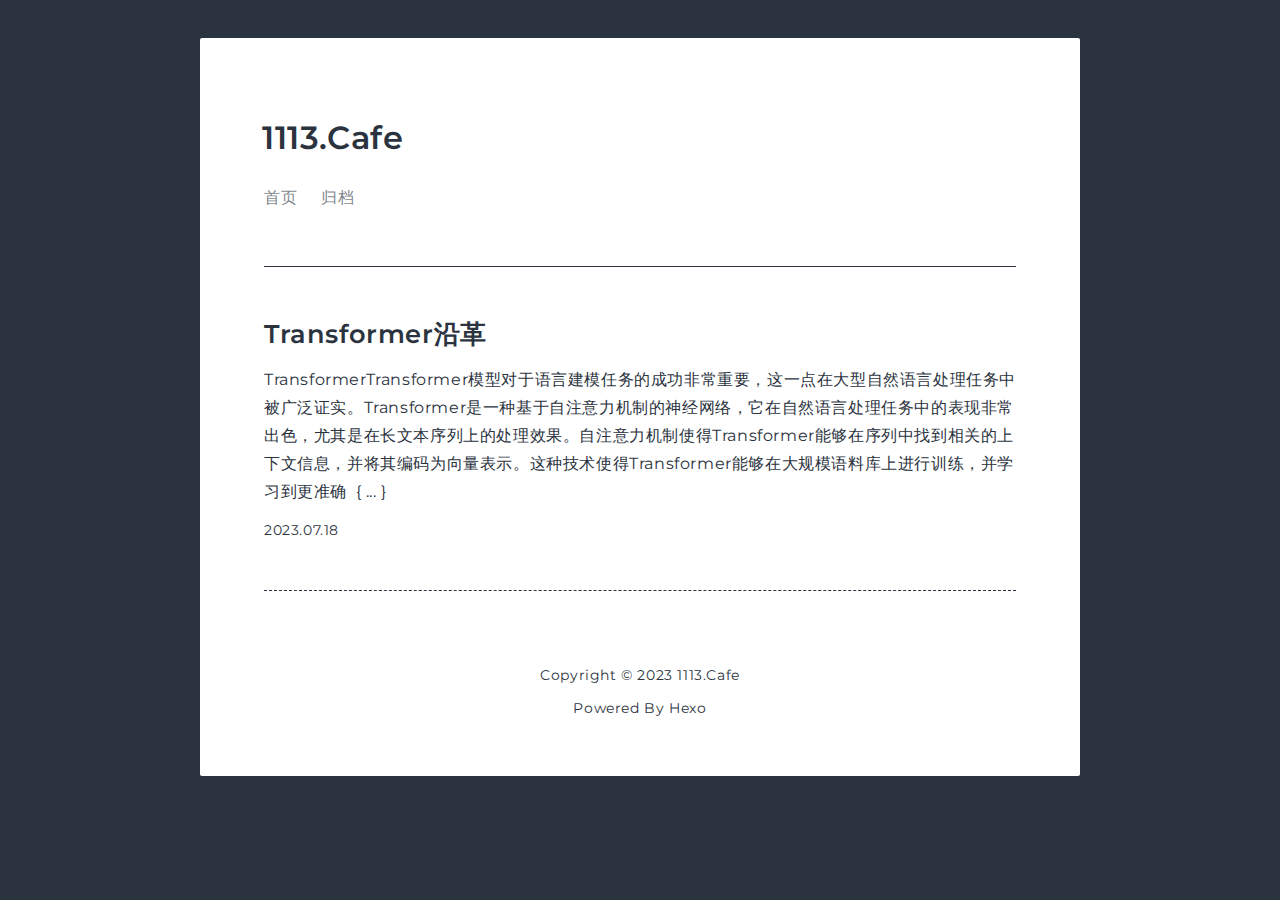
<file: index.html>
<!DOCTYPE html>
<html>
    <head>
    <meta charset="utf-8">
    <meta content="width=device-width, initial-scale=1.0, maximum-scale=1.0, user-scalable=no, viewport-fit=cover" name="viewport" />
    <link rel="alternate icon" type="image/png" href="/img/favicon.png">
    <title>1113.Cafe | Somewhere Serene</title>
    
<link rel="stylesheet" href="/css/reset.css">

    
<link rel="stylesheet" href="/css/style.css">

    
<link rel="stylesheet" href="/css/markdown.css">

    
<link rel="stylesheet" href="/css/fonts.css">

<meta name="generator" content="Hexo 6.3.0"></head>
    <body>
        <div class="paper">
            <div class="paper-main">
                
                    <div class="header">
    <a class="logo" id="color-logo">1113.Cafe</a>
    <script>
		document.addEventListener("DOMContentLoaded", function () {
		var colorChangeButton = document.getElementById("color-logo");
		var colors = ["#5cb3cc","#126e82","#c04851","#2b1216","#5e616d","#2b333e","#2376b7","#223e36","#753117","#ed4845"];
		var currentColorIndex = 0;
		colorChangeButton.addEventListener("click", function () {
			document.documentElement.style.setProperty('--bg-color', colors[currentColorIndex]);
			currentColorIndex = (currentColorIndex + 1) % colors.length;
		});
		});
	</script>
    <ul class="nav">
        
        <li><a href="/">首页</a></li>
        
        <li><a href="/archives">归档</a></li>
        
    </ul>
</div>
                
                <div class="post-list">
    
    <div class="post">
        <a class="post-title" href="/2023/07/18/Transformer%E6%B2%BF%E9%9D%A9/">Transformer沿革</a>
        <div class="post-except">
            TransformerTransformer模型对于语言建模任务的成功非常重要，这一点在大型自然语言处理任务中被广泛证实。Transformer是一种基于自注意力机制的神经网络，它在自然语言处理任务中的表现非常出色，尤其是在长文本序列上的处理效果。自注意力机制使得Transformer能够在序列中找到相关的上下文信息，并将其编码为向量表示。这种技术使得Transformer能够在大规模语料库上进行训练，并学习到更准确
            <a class="read-more" href="/2023/07/18/Transformer%E6%B2%BF%E9%9D%A9/"> ... </a>
        </div>
        <div class="post-date">2023.07.18</div>
    </div>
    
</div>

                <div class="footer">
    <span>Copyright © 2023 1113.Cafe</span>
    <span>Powered By <a target="_blank" href="https://github.com/hexojs/hexo">Hexo</a></span>
</div>


<link rel="stylesheet" href="/css/a11y-dark.min.css">


<script src="/js/highlight.min.js"></script>


<script src="/js/highlightjs-line-numbers.js"></script>


<script>
    hljs.initHighlightingOnLoad();
    hljs.initLineNumbersOnLoad();
</script>

            </div>
        </div>
    </body>
</html>
</file>
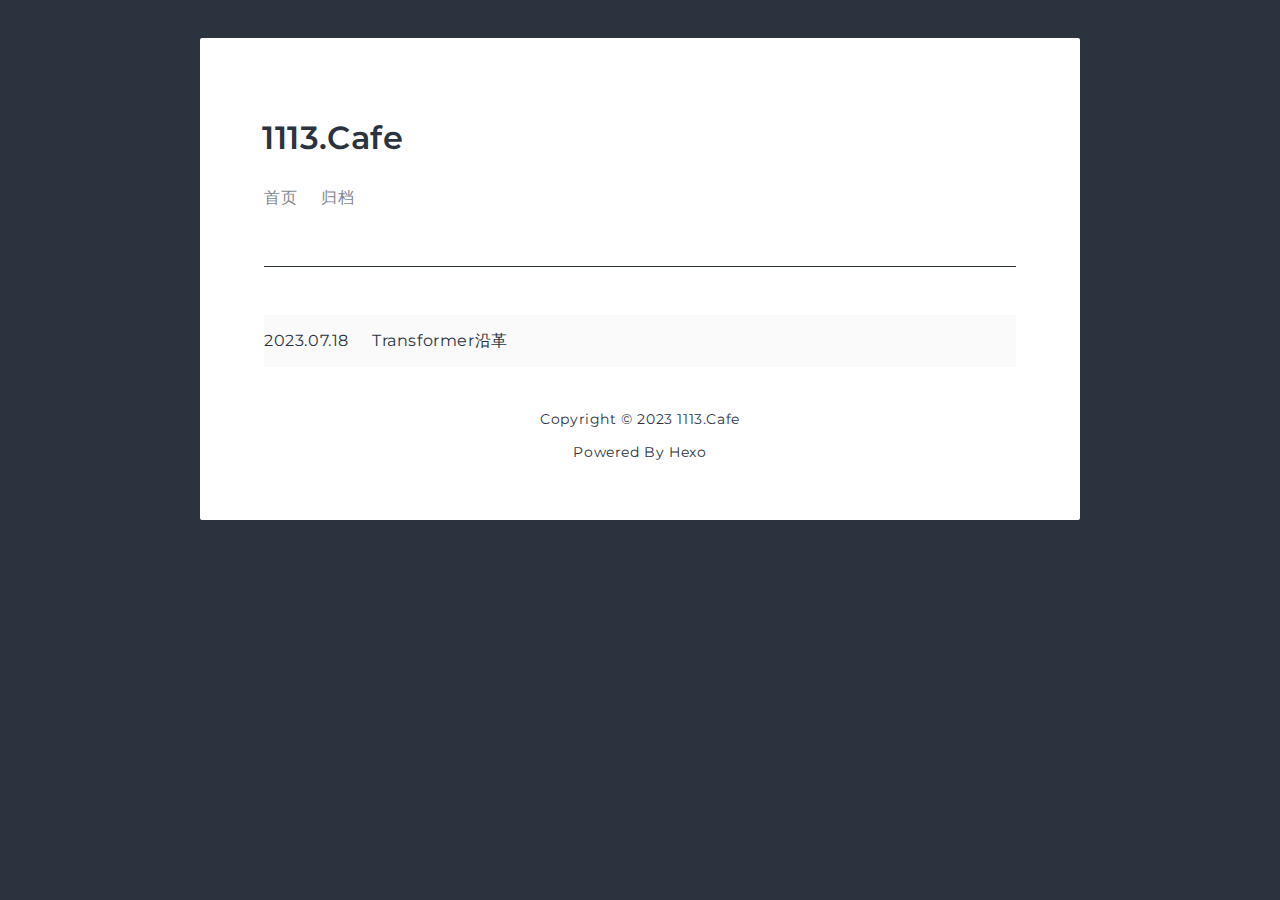
<file: archives/index.html>
<!DOCTYPE html>
<html>
    <head>
    <meta charset="utf-8">
    <meta content="width=device-width, initial-scale=1.0, maximum-scale=1.0, user-scalable=no, viewport-fit=cover" name="viewport" />
    <link rel="alternate icon" type="image/png" href="/img/favicon.png">
    <title>1113.Cafe | Somewhere Serene</title>
    
<link rel="stylesheet" href="/css/reset.css">

    
<link rel="stylesheet" href="/css/style.css">

    
<link rel="stylesheet" href="/css/markdown.css">

    
<link rel="stylesheet" href="/css/fonts.css">

<meta name="generator" content="Hexo 6.3.0"></head>
    <body>
        <div class="paper">
            <div class="paper-main">
                
                    <div class="header">
    <a class="logo" id="color-logo">1113.Cafe</a>
    <script>
		document.addEventListener("DOMContentLoaded", function () {
		var colorChangeButton = document.getElementById("color-logo");
		var colors = ["#5cb3cc","#126e82","#c04851","#2b1216","#5e616d","#2b333e","#2376b7","#223e36","#753117","#ed4845"];
		var currentColorIndex = 0;
		colorChangeButton.addEventListener("click", function () {
			document.documentElement.style.setProperty('--bg-color', colors[currentColorIndex]);
			currentColorIndex = (currentColorIndex + 1) % colors.length;
		});
		});
	</script>
    <ul class="nav">
        
        <li><a href="/">首页</a></li>
        
        <li><a href="/archives">归档</a></li>
        
    </ul>
</div>
                
                <div class="archive-list">
    <ul class="archive">
        
        <li>
            <span class="archive-date">2023.07.18</span>
            <div class="archive-main">
                <a class="archive-title" href="/2023/07/18/Transformer%E6%B2%BF%E9%9D%A9/">Transformer沿革</a>
                <!-- <a class="read-more" href="/2023/07/18/Transformer%E6%B2%BF%E9%9D%A9/"> ... </a> -->
            </div>
        </li>
        
    </ul>
</div>

                <div class="footer">
    <span>Copyright © 2023 1113.Cafe</span>
    <span>Powered By <a target="_blank" href="https://github.com/hexojs/hexo">Hexo</a></span>
</div>


<link rel="stylesheet" href="/css/a11y-dark.min.css">


<script src="/js/highlight.min.js"></script>


<script src="/js/highlightjs-line-numbers.js"></script>


<script>
    hljs.initHighlightingOnLoad();
    hljs.initLineNumbersOnLoad();
</script>

            </div>
        </div>
    </body>
</html>
</file>
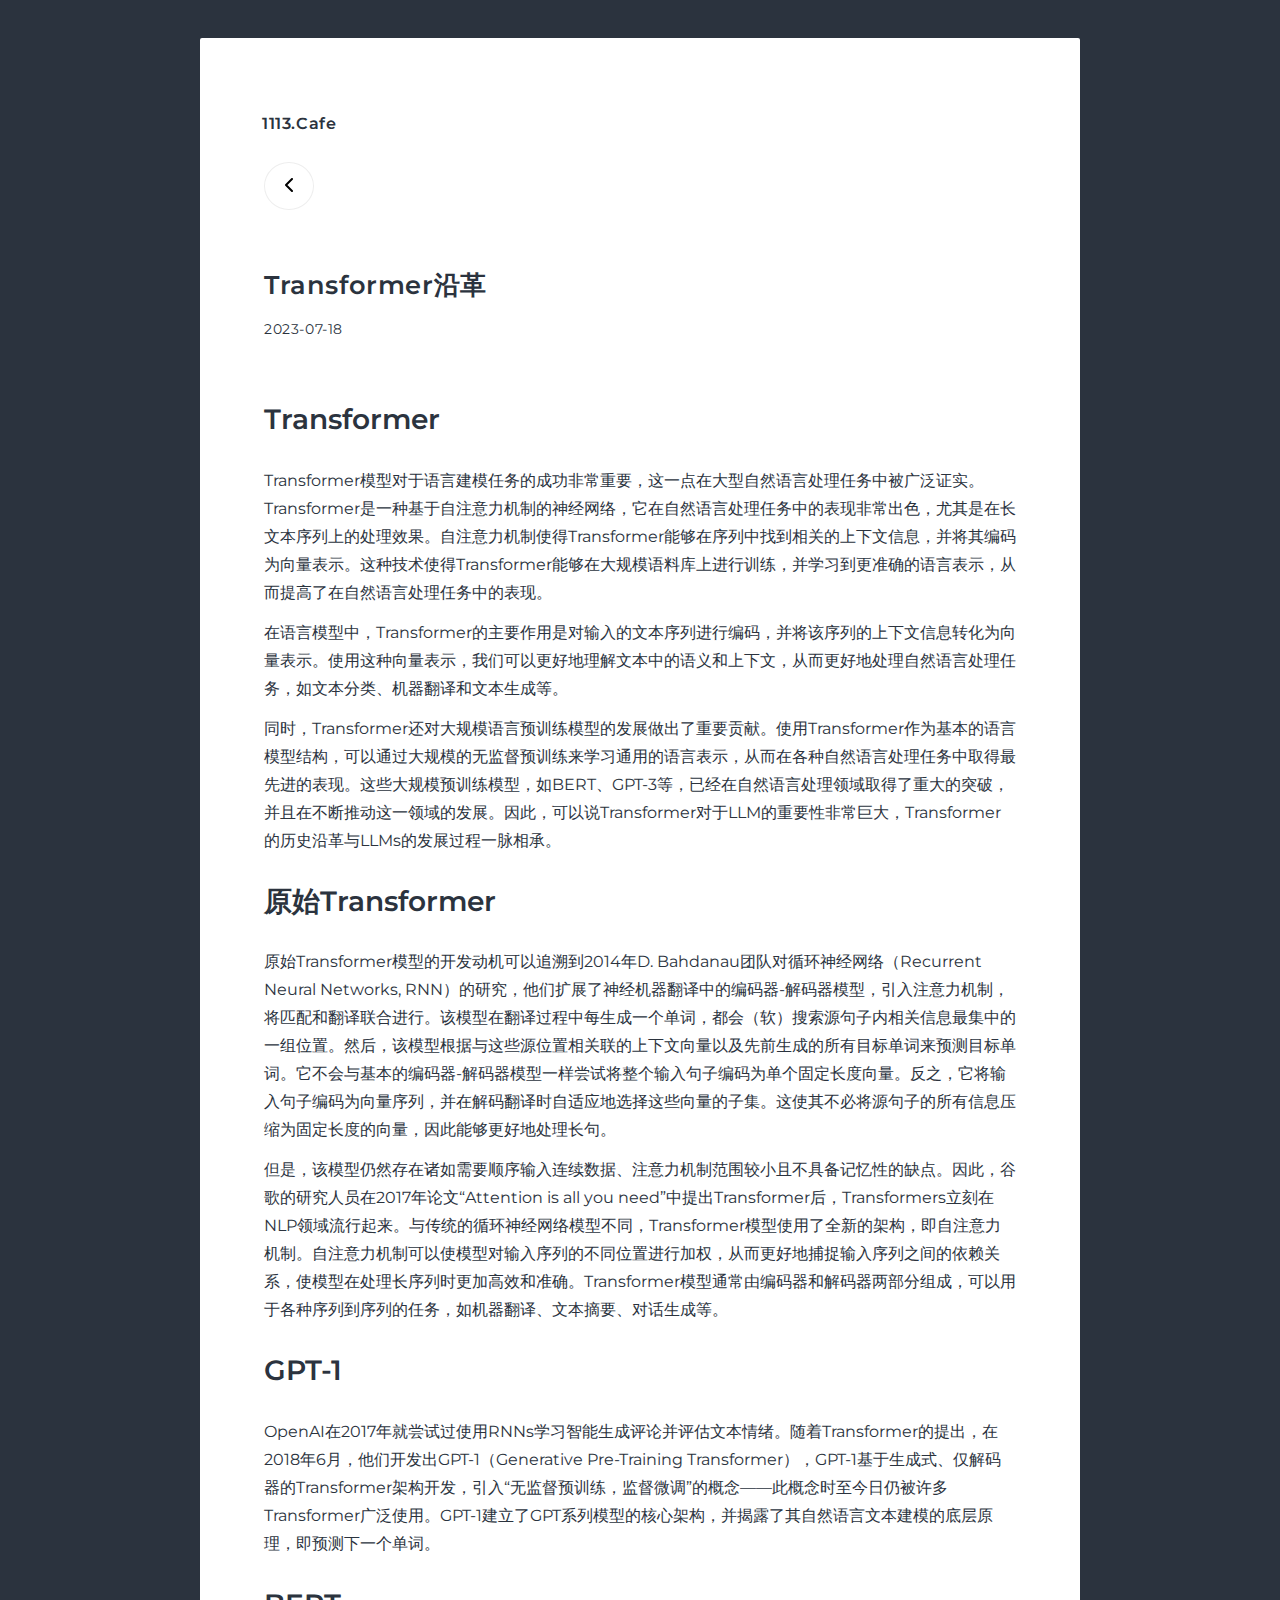
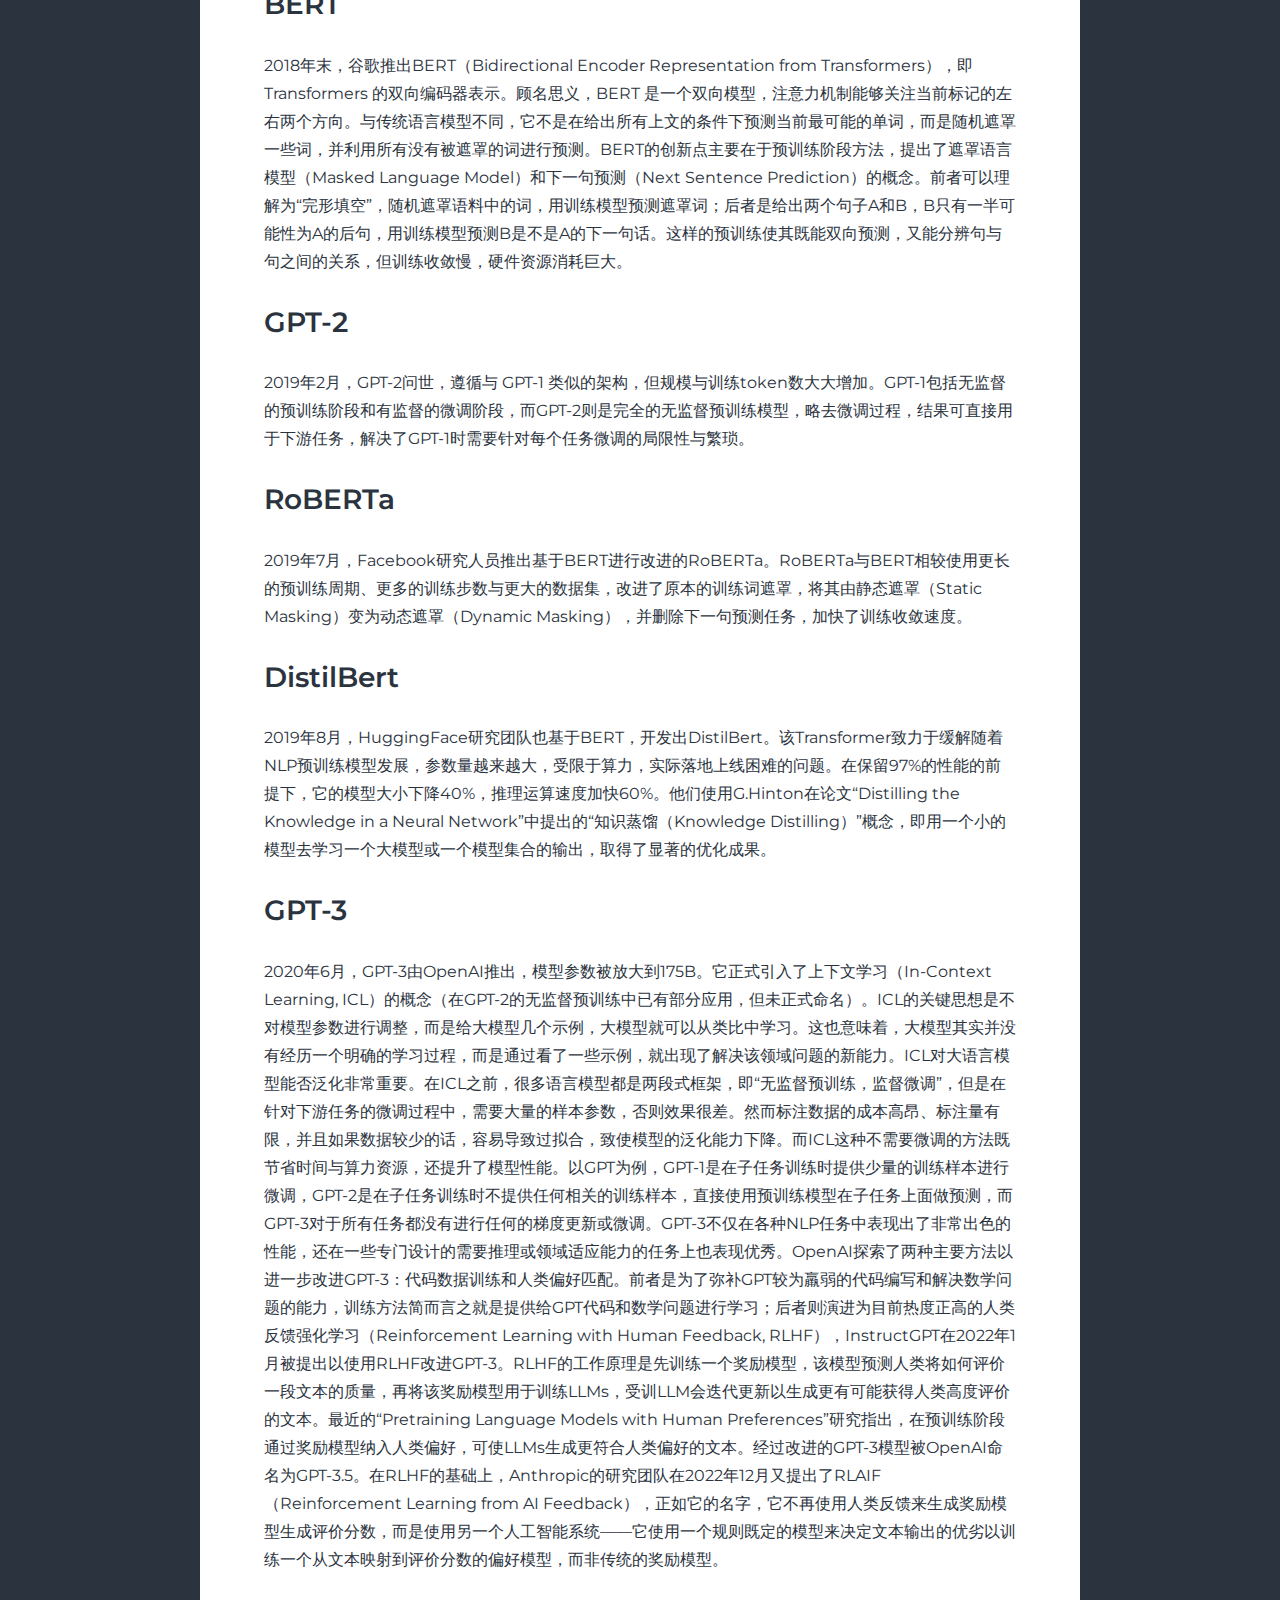
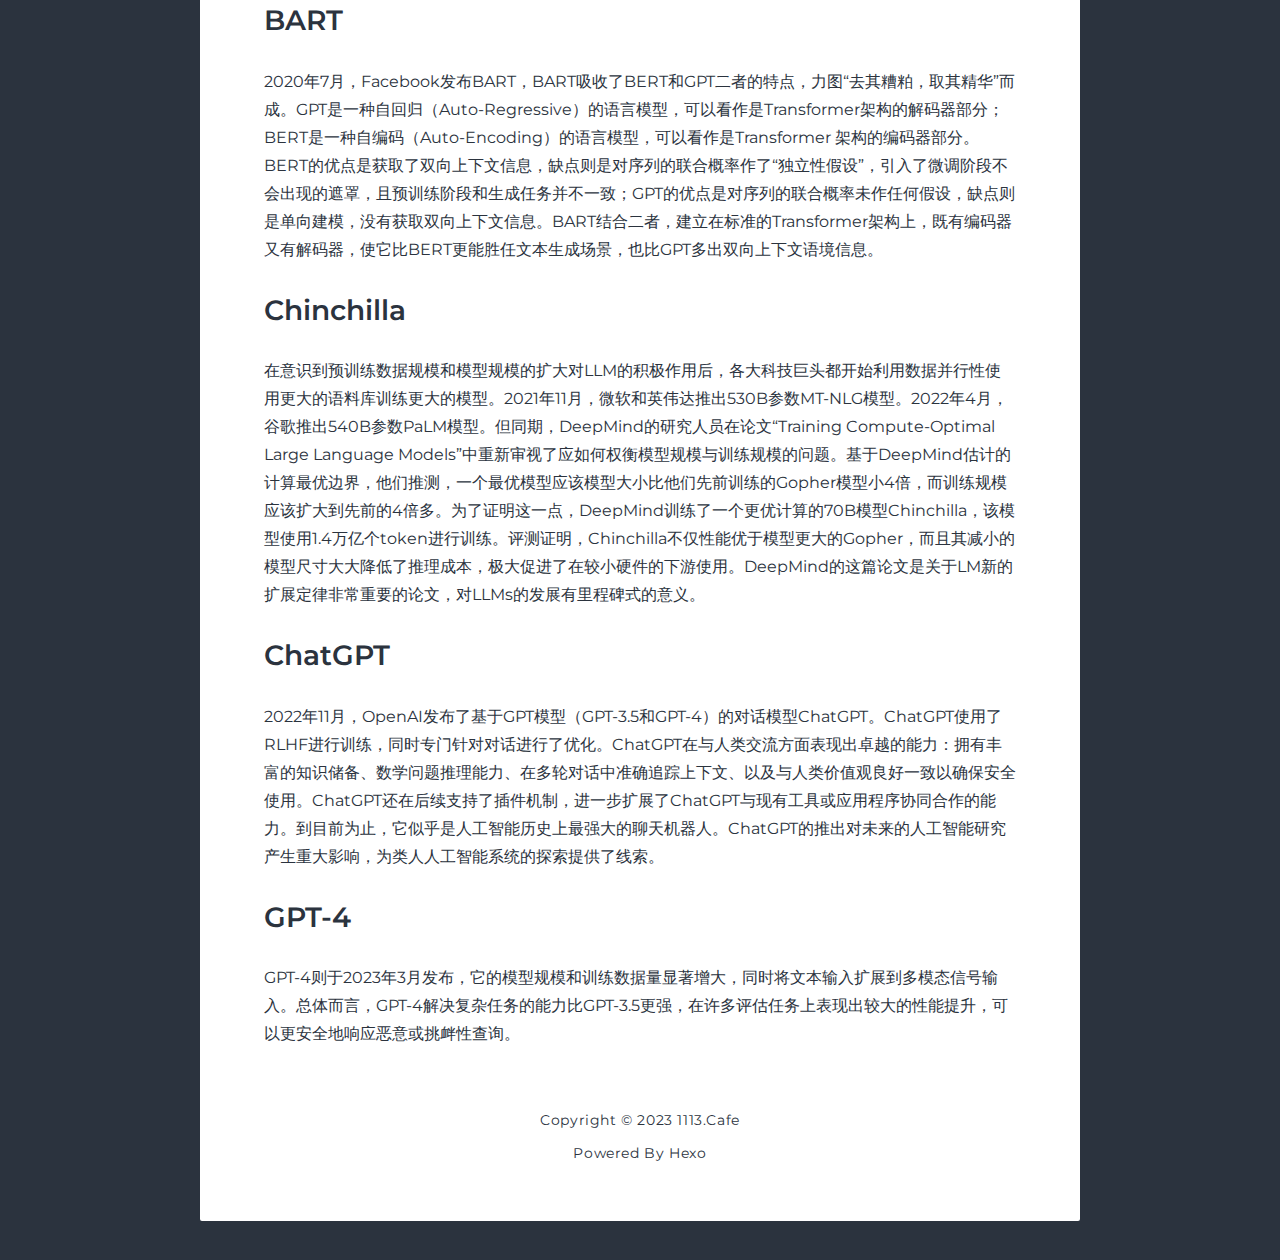
<file: 2023/07/18/Transformer沿革/index.html>
<!DOCTYPE html>
<html>
    <head>
    <meta charset="utf-8">
    <meta content="width=device-width, initial-scale=1.0, maximum-scale=1.0, user-scalable=no, viewport-fit=cover" name="viewport" />
    <link rel="alternate icon" type="image/png" href="/img/favicon.png">
    <title>1113.Cafe | Somewhere Serene</title>
    
<link rel="stylesheet" href="/css/reset.css">

    
<link rel="stylesheet" href="/css/style.css">

    
<link rel="stylesheet" href="/css/markdown.css">

    
<link rel="stylesheet" href="/css/fonts.css">

<meta name="generator" content="Hexo 6.3.0"></head>
    <body>
        <div class="paper">
            <div class="paper-main">
                
                    <div class="post-header">
    <a class="logo" id="color-logo-small">1113.Cafe</a>
    <a class="go-home" href="/">
        <svg width="8" height="14" viewBox="0 0 8 14">
            <path d="M7 1L1 7l6 6" stroke="#000" stroke-width="2" fill="none" fill-rule="evenodd" stroke-linecap="round" stroke-linejoin="round"/>
        </svg>
    </a>
</div>
                
                <div class="post-main">

    
    
        <div class="post-main-title">
            Transformer沿革
        </div>
        <div class="post-meta">
            2023-07-18
        </div>
        <div class="post-md">
            <h3 id="Transformer"><a href="#Transformer" class="headerlink" title="Transformer"></a>Transformer</h3><p>Transformer模型对于语言建模任务的成功非常重要，这一点在大型自然语言处理任务中被广泛证实。Transformer是一种基于自注意力机制的神经网络，它在自然语言处理任务中的表现非常出色，尤其是在长文本序列上的处理效果。自注意力机制使得Transformer能够在序列中找到相关的上下文信息，并将其编码为向量表示。这种技术使得Transformer能够在大规模语料库上进行训练，并学习到更准确的语言表示，从而提高了在自然语言处理任务中的表现。</p>
<p>在语言模型中，Transformer的主要作用是对输入的文本序列进行编码，并将该序列的上下文信息转化为向量表示。使用这种向量表示，我们可以更好地理解文本中的语义和上下文，从而更好地处理自然语言处理任务，如文本分类、机器翻译和文本生成等。</p>
<p>同时，Transformer还对大规模语言预训练模型的发展做出了重要贡献。使用Transformer作为基本的语言模型结构，可以通过大规模的无监督预训练来学习通用的语言表示，从而在各种自然语言处理任务中取得最先进的表现。这些大规模预训练模型，如BERT、GPT-3等，已经在自然语言处理领域取得了重大的突破，并且在不断推动这一领域的发展。因此，可以说Transformer对于LLM的重要性非常巨大，Transformer的历史沿革与LLMs的发展过程一脉相承。</p>
<h3 id="原始Transformer"><a href="#原始Transformer" class="headerlink" title="原始Transformer"></a>原始Transformer</h3><p>原始Transformer模型的开发动机可以追溯到2014年D. Bahdanau团队对循环神经网络（Recurrent Neural Networks, RNN）的研究，他们扩展了神经机器翻译中的编码器-解码器模型，引入注意力机制，将匹配和翻译联合进行。该模型在翻译过程中每生成一个单词，都会（软）搜索源句子内相关信息最集中的一组位置。然后，该模型根据与这些源位置相关联的上下文向量以及先前生成的所有目标单词来预测目标单词。它不会与基本的编码器-解码器模型一样尝试将整个输入句子编码为单个固定长度向量。反之，它将输入句子编码为向量序列，并在解码翻译时自适应地选择这些向量的子集。这使其不必将源句子的所有信息压缩为固定长度的向量，因此能够更好地处理长句。</p>
<p>但是，该模型仍然存在诸如需要顺序输入连续数据、注意力机制范围较小且不具备记忆性的缺点。因此，谷歌的研究人员在2017年论文“Attention is all you need”中提出Transformer后，Transformers立刻在NLP领域流行起来。与传统的循环神经网络模型不同，Transformer模型使用了全新的架构，即自注意力机制。自注意力机制可以使模型对输入序列的不同位置进行加权，从而更好地捕捉输入序列之间的依赖关系，使模型在处理长序列时更加高效和准确。Transformer模型通常由编码器和解码器两部分组成，可以用于各种序列到序列的任务，如机器翻译、文本摘要、对话生成等。</p>
<h3 id="GPT-1"><a href="#GPT-1" class="headerlink" title="GPT-1"></a>GPT-1</h3><p>OpenAI在2017年就尝试过使用RNNs学习智能生成评论并评估文本情绪。随着Transformer的提出，在2018年6月，他们开发出GPT-1（Generative Pre-Training Transformer），GPT-1基于生成式、仅解码器的Transformer架构开发，引入“无监督预训练，监督微调”的概念——此概念时至今日仍被许多Transformer广泛使用。GPT-1建立了GPT系列模型的核心架构，并揭露了其自然语言文本建模的底层原理，即预测下一个单词。</p>
<h3 id="BERT"><a href="#BERT" class="headerlink" title="BERT"></a>BERT</h3><p>2018年末，谷歌推出BERT（Bidirectional Encoder Representation from Transformers），即Transformers 的双向编码器表示。顾名思义，BERT 是一个双向模型，注意力机制能够关注当前标记的左右两个方向。与传统语言模型不同，它不是在给出所有上文的条件下预测当前最可能的单词，而是随机遮罩一些词，并利用所有没有被遮罩的词进行预测。BERT的创新点主要在于预训练阶段方法，提出了遮罩语言模型（Masked Language Model）和下一句预测（Next Sentence Prediction）的概念。前者可以理解为“完形填空”，随机遮罩语料中的词，用训练模型预测遮罩词；后者是给出两个句子A和B，B只有一半可能性为A的后句，用训练模型预测B是不是A的下一句话。这样的预训练使其既能双向预测，又能分辨句与句之间的关系，但训练收敛慢，硬件资源消耗巨大。</p>
<h3 id="GPT-2"><a href="#GPT-2" class="headerlink" title="GPT-2"></a>GPT-2</h3><p>2019年2月，GPT-2问世，遵循与 GPT-1 类似的架构，但规模与训练token数大大增加。GPT-1包括无监督的预训练阶段和有监督的微调阶段，而GPT-2则是完全的无监督预训练模型，略去微调过程，结果可直接用于下游任务，解决了GPT-1时需要针对每个任务微调的局限性与繁琐。</p>
<h3 id="RoBERTa"><a href="#RoBERTa" class="headerlink" title="RoBERTa"></a>RoBERTa</h3><p>2019年7月，Facebook研究人员推出基于BERT进行改进的RoBERTa。RoBERTa与BERT相较使用更长的预训练周期、更多的训练步数与更大的数据集，改进了原本的训练词遮罩，将其由静态遮罩（Static Masking）变为动态遮罩（Dynamic Masking），并删除下一句预测任务，加快了训练收敛速度。</p>
<h3 id="DistilBert"><a href="#DistilBert" class="headerlink" title="DistilBert"></a>DistilBert</h3><p>2019年8月，HuggingFace研究团队也基于BERT，开发出DistilBert。该Transformer致力于缓解随着NLP预训练模型发展，参数量越来越大，受限于算力，实际落地上线困难的问题。在保留97%的性能的前提下，它的模型大小下降40%，推理运算速度加快60%。他们使用G.Hinton在论文“Distilling the Knowledge in a Neural Network”中提出的“知识蒸馏（Knowledge Distilling）”概念，即用一个小的模型去学习一个大模型或一个模型集合的输出，取得了显著的优化成果。</p>
<h3 id="GPT-3"><a href="#GPT-3" class="headerlink" title="GPT-3"></a>GPT-3</h3><p>2020年6月，GPT-3由OpenAI推出，模型参数被放大到175B。它正式引入了上下文学习（In-Context Learning, ICL）的概念（在GPT-2的无监督预训练中已有部分应用，但未正式命名）。ICL的关键思想是不对模型参数进行调整，而是给大模型几个示例，大模型就可以从类比中学习。这也意味着，大模型其实并没有经历一个明确的学习过程，而是通过看了一些示例，就出现了解决该领域问题的新能力。ICL对大语言模型能否泛化非常重要。在ICL之前，很多语言模型都是两段式框架，即“无监督预训练，监督微调”，但是在针对下游任务的微调过程中，需要大量的样本参数，否则效果很差。然而标注数据的成本高昂、标注量有限，并且如果数据较少的话，容易导致过拟合，致使模型的泛化能力下降。而ICL这种不需要微调的方法既节省时间与算力资源，还提升了模型性能。以GPT为例，GPT-1是在子任务训练时提供少量的训练样本进行微调，GPT-2是在子任务训练时不提供任何相关的训练样本，直接使用预训练模型在子任务上面做预测，而GPT-3对于所有任务都没有进行任何的梯度更新或微调。GPT-3不仅在各种NLP任务中表现出了非常出色的性能，还在一些专门设计的需要推理或领域适应能力的任务上也表现优秀。OpenAI探索了两种主要方法以进一步改进GPT-3：代码数据训练和人类偏好匹配。前者是为了弥补GPT较为羸弱的代码编写和解决数学问题的能力，训练方法简而言之就是提供给GPT代码和数学问题进行学习；后者则演进为目前热度正高的人类反馈强化学习（Reinforcement Learning with Human Feedback, RLHF），InstructGPT在2022年1月被提出以使用RLHF改进GPT-3。RLHF的工作原理是先训练一个奖励模型，该模型预测人类将如何评价一段文本的质量，再将该奖励模型用于训练LLMs，受训LLM会迭代更新以生成更有可能获得人类高度评价的文本。最近的“Pretraining Language Models with Human Preferences”研究指出，在预训练阶段通过奖励模型纳入人类偏好，可使LLMs生成更符合人类偏好的文本。经过改进的GPT-3模型被OpenAI命名为GPT-3.5。在RLHF的基础上，Anthropic的研究团队在2022年12月又提出了RLAIF（Reinforcement Learning from AI Feedback），正如它的名字，它不再使用人类反馈来生成奖励模型生成评价分数，而是使用另一个人工智能系统——它使用一个规则既定的模型来决定文本输出的优劣以训练一个从文本映射到评价分数的偏好模型，而非传统的奖励模型。</p>
<h3 id="BART"><a href="#BART" class="headerlink" title="BART"></a>BART</h3><p>2020年7月，Facebook发布BART，BART吸收了BERT和GPT二者的特点，力图“去其糟粕，取其精华”而成。GPT是一种自回归（Auto-Regressive）的语言模型，可以看作是Transformer架构的解码器部分；BERT是一种自编码（Auto-Encoding）的语言模型，可以看作是Transformer 架构的编码器部分。BERT的优点是获取了双向上下文信息，缺点则是对序列的联合概率作了“独立性假设”，引入了微调阶段不会出现的遮罩，且预训练阶段和生成任务并不一致；GPT的优点是对序列的联合概率未作任何假设，缺点则是单向建模，没有获取双向上下文信息。BART结合二者，建立在标准的Transformer架构上，既有编码器又有解码器，使它比BERT更能胜任文本生成场景，也比GPT多出双向上下文语境信息。</p>
<h3 id="Chinchilla"><a href="#Chinchilla" class="headerlink" title="Chinchilla"></a>Chinchilla</h3><p>在意识到预训练数据规模和模型规模的扩大对LLM的积极作用后，各大科技巨头都开始利用数据并行性使用更大的语料库训练更大的模型。2021年11月，微软和英伟达推出530B参数MT-NLG模型。2022年4月，谷歌推出540B参数PaLM模型。但同期，DeepMind的研究人员在论文“Training Compute-Optimal Large Language Models”中重新审视了应如何权衡模型规模与训练规模的问题。基于DeepMind估计的计算最优边界，他们推测，一个最优模型应该模型大小比他们先前训练的Gopher模型小4倍，而训练规模应该扩大到先前的4倍多。为了证明这一点，DeepMind训练了一个更优计算的70B模型Chinchilla，该模型使用1.4万亿个token进行训练。评测证明，Chinchilla不仅性能优于模型更大的Gopher，而且其减小的模型尺寸大大降低了推理成本，极大促进了在较小硬件的下游使用。DeepMind的这篇论文是关于LM新的扩展定律非常重要的论文，对LLMs的发展有里程碑式的意义。</p>
<h3 id="ChatGPT"><a href="#ChatGPT" class="headerlink" title="ChatGPT"></a>ChatGPT</h3><p>2022年11月，OpenAI发布了基于GPT模型（GPT-3.5和GPT-4）的对话模型ChatGPT。ChatGPT使用了RLHF进行训练，同时专门针对对话进行了优化。ChatGPT在与人类交流方面表现出卓越的能力：拥有丰富的知识储备、数学问题推理能力、在多轮对话中准确追踪上下文、以及与人类价值观良好一致以确保安全使用。ChatGPT还在后续支持了插件机制，进一步扩展了ChatGPT与现有工具或应用程序协同合作的能力。到目前为止，它似乎是人工智能历史上最强大的聊天机器人。ChatGPT的推出对未来的人工智能研究产生重大影响，为类人人工智能系统的探索提供了线索。</p>
<h3 id="GPT-4"><a href="#GPT-4" class="headerlink" title="GPT-4"></a>GPT-4</h3><p>GPT-4则于2023年3月发布，它的模型规模和训练数据量显著增大，同时将文本输入扩展到多模态信号输入。总体而言，GPT-4解决复杂任务的能力比GPT-3.5更强，在许多评估任务上表现出较大的性能提升，可以更安全地响应恶意或挑衅性查询。</p>

        </div>

    

</div>
                <div class="footer">
    <span>Copyright © 2023 1113.Cafe</span>
    <span>Powered By <a target="_blank" href="https://github.com/hexojs/hexo">Hexo</a></span>
</div>


<link rel="stylesheet" href="/css/a11y-dark.min.css">


<script src="/js/highlight.min.js"></script>


<script src="/js/highlightjs-line-numbers.js"></script>


<script>
    hljs.initHighlightingOnLoad();
    hljs.initLineNumbersOnLoad();
</script>

            </div>
        </div>
    </body>
</html>
</file>
<file: css/style.css>
@charset "utf-8";

:root
{
	--bg-color: #2b333e;
    --font-color-0: var(--bg-color);
    --font-color-1: var(--bg-color);
    --font-color-2: var(--bg-color);
    --font-color-3: var(--bg-color);
    --bg-color-1: var(--bg-color);
    --line-1: var(--bg-color);
    --line-2: var(--bg-color);
    
}
p
{
    word-wrap: break-word;
    white-space: pre-wrap;
}

body
{
    font-family: "Montserrat", "SF UI Text", "PingFang SC", "Hiragino Sans GB", "Microsoft YaHei", "Segoe UI", "Helvetica Neue", Helvetica, "Apple Color Emoji", "Segoe UI Emoji", "Segoe UI Symbol", sans-serif;
    font-size: 16px;
    line-height: 1.75;
    letter-spacing: 0.6px;
    color: var(--bg-color);
    background: var(--bg-color);
    transition: background 1s ease;
}
a
{
    text-decoration: none;
    color: var(--font-color-1);
}

.paper
{
    padding: 3vw;
}
.paper-main
{
    width: 100%;
    max-width: 880px;
    margin: 0 auto;
    padding: 72px 5vw 24px;
    background: #fff;
    border-radius: 2px;
    background: #fff;
}

.header
{
    padding-bottom: 48px;
    margin-bottom: 48px;
    border-bottom: 1px solid var(--line-1);
    display: flex;
    flex-direction: row;
    flex-wrap: wrap;
    justify-content: flex-start;
    align-content: center;
}
.logo
{
    font-size: 2rem;
    font-weight: 600;
    color: var(--font-color-1);
    margin-bottom: 16px;
    margin-left: -2px;
    flex: 0 0 100%;
}
.nav
{
    margin: 0 0 4px;
    flex: 0 0 100%;
    display: flex;
    flex-direction: row;
    flex-wrap: wrap;
    justify-content: flex-start;
    align-content: center;
}
.nav li
{
    padding: 2px 0;
    margin-right: 24px;
}
.nav li:last-of-type
{
    margin-right: 0;
}
.nav li a
{
    color: var(--font-color-1);
    opacity: .6;
    transition: opacity ease-in-out .5s;
}
.nav li a:hover
{
    opacity: 1;
    transition: opacity ease-in-out .5s;
}

.post-header
{
    margin-bottom: 48px;
    display: flex;
    flex-direction: row;
    flex-wrap: wrap;
    justify-content: flex-start;
    align-content: center;
}
.post-header .logo
{
    font-size: 1rem;
}
.post-header .go-home
{
    display: block;
    padding: 10px 20px 8px;
    border-radius: 50%;
    background: #fff;
    border: 1px solid #eee;
    margin: 8px 0;
    transition: background ease-in-out .5s;
}
.post-header .go-home:hover
{
    background: var(--bg-color-1);
    transition: background ease-in-out .5s;
}
.post-header .go-home svg
{
    transform: translateX(0);
    transition: transform ease-in-out .5s;
}
.post-header .go-home:hover svg
{
    transform: translateX(-4px);
    transition: transform ease-in-out .5s;
}

.post-list
{
    display: flex;
    flex-direction: column;
    flex-wrap: wrap;
    justify-content: flex-start;
    align-items: stretch;
}
.post
{
    width: 100%;
    padding-bottom: 48px;
    margin-bottom: 48px;
    border-bottom: 1px dashed var(--line-2);
}
.post-title
{
    display: inline-block;
    font-size: 1.6rem;
    font-weight: 600;
    line-height: 1.5;
    margin-bottom: 12px;
    color: var(--font-color-1);
    /*transition: color ease-in-out .5s;*/
}
.post-title:hover
{
    color: var(--font-color-0);
    transition: color ease-in-out .5s;
}
.post-except
{
    word-break: break-all;
    margin-bottom: 12px;
}
.read-more
{
    padding: 0 4px;
    color: var(--font-color-0);   
}
.read-more:before,
.read-more:after
{
    display: inline-block;
    transition: transform ease-in-out .5s;
}
.read-more:before
{
    content: "{ ";
}
.read-more:after
{
    content: " }";
}
.read-more:hover:before
{
    transform: translateX(-4px);
    transition: transform ease-in-out .25s;
}
.read-more:hover:after
{
    transform: translateX(4px);
    transition: transform ease-in-out .25s;
}
.post-date
{
    font-size: 0.875rem;
    color: var(--font-color-3);
}

.paginator
{
    font-size: 0.875rem;
    width: 100%;
    margin: 0 auto 24px;
    display: flex;
    flex-direction: row;
    flex-wrap: wrap;
    justify-content: space-evenly;
    align-items: center;
}
.paginator *
{
    display: block;
    padding: 8px 16px;
    border-radius: 18px;
    background: #fff;
    border: 1px solid #eee;
}
.paginator .space
{
    display: block;
    padding: 8px 16px;
    border-radius: 18px;
    background: #fff;
    border: none;
}
.paginator a
{
    margin: 4px;
    color: var(--font-color-2);
    transition: color ease-in-out .5s;
}
.paginator a:hover
{
    color: var(--font-color-0);
    transition: color ease-in-out .5s;
}
.paginator .current
{
    color: var(--font-color-0);
    border: 1px solid var(--font-color-0);
}

.footer
{
    padding: 24px 0;
    font-size: 0.875rem;
    color: var(--font-color-3);
    display: flex;
    flex-direction: column;
    flex-wrap: nowrap;
    justify-content: flex-start;
    align-content: center;
}
.footer span
{
    text-align: center;
    margin-bottom: 8px;
}
.footer a
{
    color: var(--font-color-3);
    transition: color ease-in-out .5s;
}
.footer a:hover
{
    color: var(--font-color-0);
    transition: color ease-in-out .5s;
}

.post-main
{
    display: flex;
    flex-direction: row;
    flex-wrap: wrap;
    justify-content: flex-start;
    align-items: center;
    margin-bottom: 24px;
}
.post-main-title
{
    flex: 0 0 100%;
    margin-bottom: 12px;
    font-size: 1.6rem;
    font-weight: 600;
    line-height: 1.5;
    color: var(--font-color-1);
}
.post-meta
{
    font-size: 0.875rem;
    color: var(--font-color-3);
    flex: 0 0 100%;
    margin-bottom: 32px;
}

.archive
{
    display: flex;
    flex-direction: column;
    flex-wrap: wrap;
    justify-content: space-between;
    align-content: normal;
}
.archive li
{
    display: flex;
    flex-direction: row;
    flex-wrap: nowrap;
    justify-content: flex-start;
    align-content: center;
    padding: 12px 0;
}
.archive li:nth-child(odd)
{
    background: #fafafa;
}
.archive li:nth-child(even)
{
    background: #fff;
}
.archive li span
{
    width: 108px;
    color: var(--font-color-2);
}
.archive-main
{
    flex: 0 1 calc( 100% - 108px );
}
.archive-title
{
    color: var(--font-color-1);
    /*transition: color ease-in-out .5s;*/
}
.archive-title:hover
{
    color: var(--font-color-0);
    transition: color ease-in-out .5s;
}
#color-logo,#color-logo-small
{
	cursor:default;
}

*{-webkit-tap-highlight-color:transparent;}

// 安卓

body{ -webkit-tap-highlight-color:rgba(0,0,0,0); }


//IOS
a:focus,input:focus,p:focus,div:focus{ 
	-webkit-tap-highlight-color:rgba(0,0,0,0); 
	-webkit-user-modify:read-write-plaintext-only; 
}
</file>
<file: css/markdown.css>
@charset "utf-8";

.post-md
{
    width: 100%;
    font-size: 16px;
    letter-spacing: 0;
}

.post-md h1,
.post-md h2,
.post-md h3,
.post-md h4,
.post-md h5,
.post-md h6
{
    color: var(--font-color-1);
    margin: 12px 0;
}
.post-md h1
{
    font-size: 2.5rem;
    line-height: 1.2;
    padding: 24px 0;
}
.post-md h2
{
    font-size: 2rem;
    line-height: 1.2;
    padding: 20px 0;
}
.post-md h3
{
    font-size: 1.75rem;
    line-height: 1.2;
    padding: 18px 0;
}
.post-md h4
{
    font-size: 1.5rem;
    line-height: 1.2;
    padding: 16px 0;
}
.post-md h5
{
    font-size: 1.25rem;
    line-height: 1.2;
    padding: 14px 0;
}
.post-md h6
{
    font-size: 1.125rem;
    line-height: 1.2;
    padding: 12px 0;
}
.post-md a
{
    color: var(--font-color-2);
    box-shadow: 0 2px 0 var(--line-1);
    transition: color ease-in-out .65s, box-shadow ease-in-out .65s;
}
.post-md a:hover
{
    color: var(--font-color-0);
    box-shadow: 0 2px 0 var(--font-color-0);
    transition: color ease-in-out .65s, box-shadow ease-in-out .65s;
}
.post-md strong
{
    font-weight: 700;
}
.post-md em
{
    font-style: italic;
}
.post-md kbd
{
    padding: 2px 4px;
    border-radius: 2px;
    background: #eee;
    border: 1px solid #ddd;
}
.post-md ol
{
    list-style: decimal;
    padding-left: 24px;
}
.post-md ul
{
    list-style: disc;
    padding-left: 24px;
}
.post-md img
{
    border-radius: 4px;
}
.post-md hr
{
    border: none;
    height: 1px;
    background: var(--line-1);
    margin: 24px 0;
}

.post-md p,
.post-md blockquote
{
    width: 100%;
    margin: 12px 0;
}
.post-md blockquote
{
    border-left: 2px solid var(--line-2);
    padding-left: 12px;
    word-wrap: break-word;
}

.post-md .video-container
{
    background: #000;
    border-radius: 4px;
    overflow: hidden;
}
.post-md iframe,
.post-md .video-container iframe
{
    width: 100%;
    height: 100vh;
    max-height: 360px;
    margin: 12px 0;
}

.post-md>table
{
    width: 100%;
    text-align: left;
    border-spacing: 0;
}
.post-md>table th
{
    padding: 12px 0;
    border-bottom: 2px solid var(--line-1);
}
.post-md>table tr:nth-child(odd) td
{
    padding: 12px 0;
    border-bottom: 1px solid var(--line-1);
    background: #fafafa;
}
.post-md>table tr:nth-child(even) td
{
    padding: 12px 0;
    border-bottom: 1px solid var(--line-1);
    background: #fff;
}

.post-md code
{
    border-radius: 4px;
    background: #2b2b2b;
    padding: 2px 4px;
    color: #f8f8f2;
    font-size: 1rem;
}

.post-md .hljs-ln-numbers
{
    opacity: .5;
    padding-right: 12px;
}
</file>
<file: css/fonts.css>
/* montserrat-regular - latin */

@font-face
{
    font-family: "Montserrat";
    font-style: normal;
    font-weight: 400;
    src: local(""),
        url("../fonts/montserrat-v23-latin-regular.woff2") format("woff2"), /* Chrome 26+, Opera 23+, Firefox 39+ */
        url("../fonts/montserrat-v23-latin-regular.woff") format("woff"); /* Chrome 6+, Firefox 3.6+, IE 9+, Safari 5.1+ */
}

/* montserrat-600 - latin */

@font-face
{
    font-family: "Montserrat";
    font-style: normal;
    font-weight: 600;
    src: local(""),
        url("../fonts/montserrat-v23-latin-600.woff2") format("woff2"), /* Chrome 26+, Opera 23+, Firefox 39+ */
        url("../fonts/montserrat-v23-latin-600.woff") format("woff"); /* Chrome 6+, Firefox 3.6+, IE 9+, Safari 5.1+ */
}

/* montserrat-italic - latin */

@font-face
{
    font-family: "Montserrat";
    font-style: italic;
    font-weight: 400;
    src: local(""),
        url("../fonts/montserrat-v23-latin-italic.woff2") format("woff2"), /* Chrome 26+, Opera 23+, Firefox 39+ */
        url("../fonts/montserrat-v23-latin-italic.woff") format("woff"); /* Chrome 6+, Firefox 3.6+, IE 9+, Safari 5.1+ */
}

/* montserrat-600italic - latin */

@font-face
{
    font-family: "Montserrat";
    font-style: italic;
    font-weight: 600;
    src: local(""),
        url("../fonts/montserrat-v23-latin-600italic.woff2") format("woff2"), /* Chrome 26+, Opera 23+, Firefox 39+ */
        url("../fonts/montserrat-v23-latin-600italic.woff") format("woff"); /* Chrome 6+, Firefox 3.6+, IE 9+, Safari 5.1+ */
}
</file>
<file: css/a11y-dark.min.css>
pre code.hljs{display:block;overflow-x:auto;padding:1em}code.hljs{padding:3px 5px}/*!
  Theme: a11y-dark
  Author: @ericwbailey
  Maintainer: @ericwbailey

  Based on the Tomorrow Night Eighties theme: https://github.com/isagalaev/highlight.js/blob/master/src/styles/tomorrow-night-eighties.css
*/.hljs{background:#2b2b2b;color:#f8f8f2}.hljs-comment,.hljs-quote{color:#d4d0ab}.hljs-deletion,.hljs-name,.hljs-regexp,.hljs-selector-class,.hljs-selector-id,.hljs-tag,.hljs-template-variable,.hljs-variable{color:#ffa07a}.hljs-built_in,.hljs-link,.hljs-literal,.hljs-meta,.hljs-number,.hljs-params,.hljs-type{color:#f5ab35}.hljs-attribute{color:gold}.hljs-addition,.hljs-bullet,.hljs-string,.hljs-symbol{color:#abe338}.hljs-section,.hljs-title{color:#00e0e0}.hljs-keyword,.hljs-selector-tag{color:#dcc6e0}.hljs-emphasis{font-style:italic}.hljs-strong{font-weight:700}@media screen and (-ms-high-contrast:active){.hljs-addition,.hljs-attribute,.hljs-built_in,.hljs-bullet,.hljs-comment,.hljs-link,.hljs-literal,.hljs-meta,.hljs-number,.hljs-params,.hljs-quote,.hljs-string,.hljs-symbol,.hljs-type{color:highlight}.hljs-keyword,.hljs-selector-tag{font-weight:700}}
</file>
